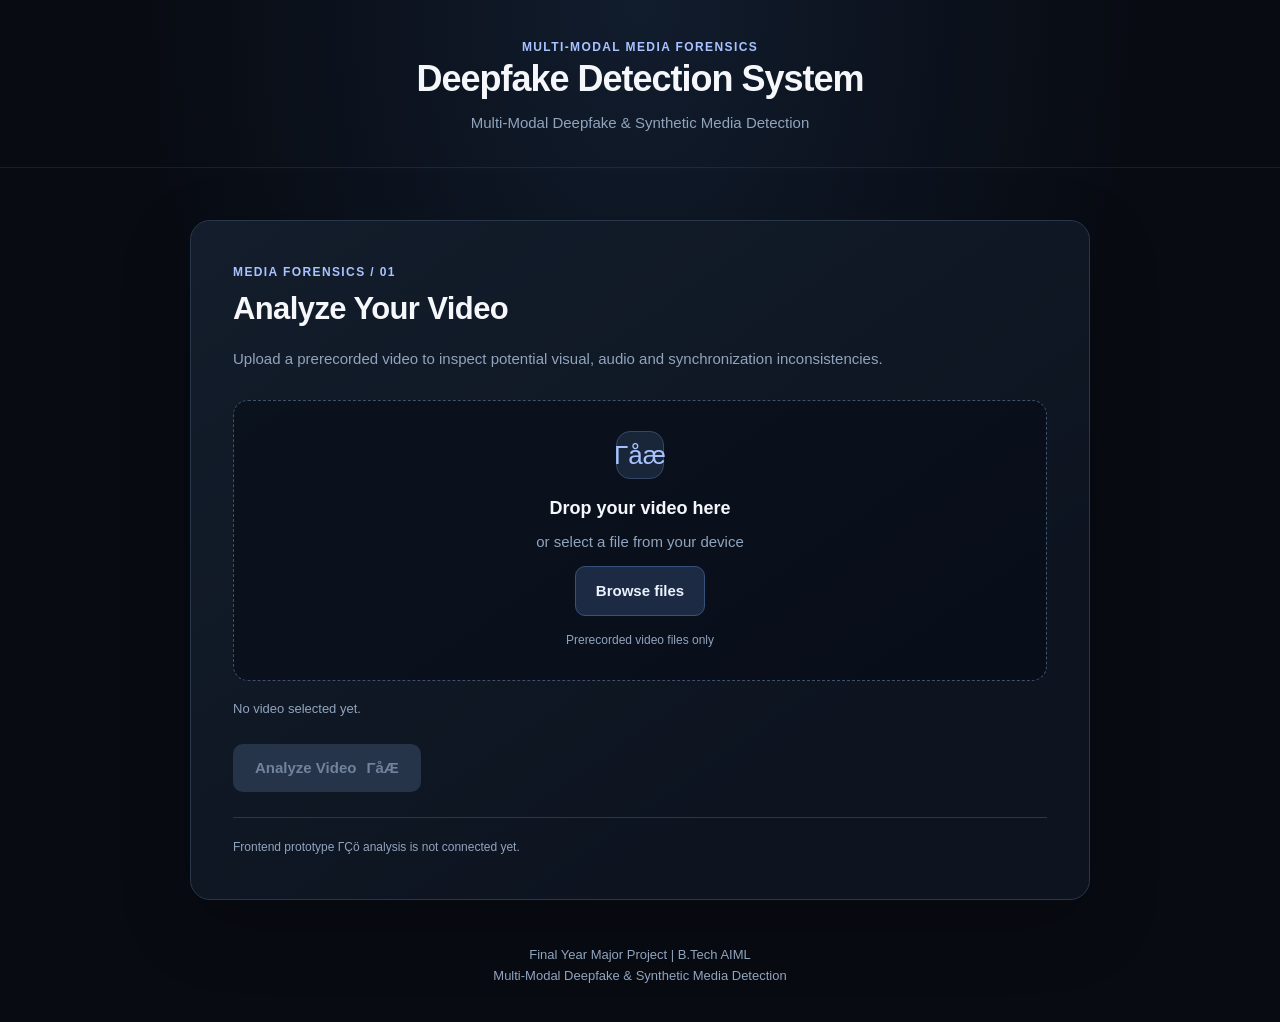
<file: index.html>
<!DOCTYPE html>
<html lang="en">
<head>
    <meta charset="UTF-8">
    <meta name="viewport" content="width=device-width, initial-scale=1.0">
    <meta name="theme-color" content="#080d16">

    <title>Deepfake Detection System</title>

    <link rel="stylesheet" href="./style.css">
    <script src="./app.js" defer></script>
</head>

<body>
    <header class="site-header">
        <span class="eyebrow">MULTI-MODAL MEDIA FORENSICS</span>
        <h1>Deepfake Detection System</h1>
        <p>Multi-Modal Deepfake &amp; Synthetic Media Detection</p>
    </header>

    <main class="page-container">

        <!-- VIDEO UPLOAD SECTION -->
        <section class="upload-card" id="uploadSection">

            <span class="eyebrow">MEDIA FORENSICS / 01</span>
            <h2>Analyze Your Video</h2>

            <p class="upload-description">
                Upload a prerecorded video to inspect potential visual,
                audio and synchronization inconsistencies.
            </p>

            <div class="drop-zone" id="dropZone"
                 role="button" tabindex="0"
                 aria-label="Choose or drop a video">

                <div class="upload-icon" aria-hidden="true">Γåæ</div>

                <h3>Drop your video here</h3>
                <p>or select a file from your device</p>

                <input
                    type="file"
                    id="videoFile"
                    accept="video/*"
                    aria-label="Select a video file"
                >

                <label for="videoFile" class="browse-button">
                    Browse files
                </label>

                <p class="format-note">
                    Prerecorded video files only
                </p>
            </div>

            <!-- SELECTED FILE DETAILS -->
            <div class="file-details" id="fileDetails" hidden>
                <div class="file-heading">
                    <div>
                        <span class="eyebrow">SELECTED MEDIA</span>
                        <p id="fileName" class="file-name"></p>
                        <p id="fileInfo" class="file-info"></p>
                    </div>

                    <button type="button" id="removeVideo"
                            class="remove-button">
                        Remove
                    </button>
                </div>

                <div class="video-preview-container">
                    <video
                        id="videoPreview"
                        class="video-preview"
                        controls
                        playsinline
                        preload="metadata"
                    ></video>
                </div>
            </div>

            <p class="file-message" id="fileMessage" role="status"
               aria-live="polite">
                No video selected yet.
            </p>

            <button type="button" id="analyzeButton"
                    class="analyze-button" disabled>
                Analyze Video <span aria-hidden="true">ΓåÆ</span>
            </button>

            <p class="notice" id="analysisNotice" role="status"
               aria-live="polite">
                Frontend prototype ΓÇö analysis is not connected yet.
            </p>
        </section>

        <!-- ANALYSIS OVERVIEW -->
        <section class="results-card" id="resultsSection" hidden>

            <span class="eyebrow">MEDIA FORENSICS / 02</span>
            <h2>Analysis Overview</h2>

            <p class="results-description">
                Review the analysis categories below. Actual detection
                results will appear when the backend is connected.
            </p>

            <div class="results-grid">

                <article class="result-item">
                    <span class="result-number">01</span>
                    <h3>Visual Analysis</h3>
                    <p>
                        Examines video frames for potential facial
                        artifacts, visual inconsistencies and manipulation.
                    </p>
                    <span class="result-status">Awaiting model</span>
                </article>

                <article class="result-item">
                    <span class="result-number">02</span>
                    <h3>Audio Analysis</h3>
                    <p>
                        Designed to examine speech and audio features
                        for potential synthetic-media indicators.
                    </p>
                    <span class="result-status">Awaiting model</span>
                </article>

                <article class="result-item">
                    <span class="result-number">03</span>
                    <h3>Audio-Video Sync</h3>
                    <p>
                        Designed to inspect possible inconsistencies
                        between spoken audio and visible lip movements.
                    </p>
                    <span class="result-status">Awaiting model</span>
                </article>

                <article class="result-item final-result">
                    <span class="result-number">04</span>
                    <h3>Final Detection Result</h3>
                    <p>
                        A combined assessment will be displayed when
                        the multimodal detection pipeline is integrated.
                    </p>
                    <div class="final-result-status">
                        No prediction available
                    </div>
                    <p class="result-disclaimer">
                        No authenticity verdict has been generated.
                    </p>
                </article>

            </div>
        </section>

    </main>

    <footer class="site-footer">
        <p>Final Year Major Project | B.Tech AIML</p>
        <p>Multi-Modal Deepfake &amp; Synthetic Media Detection</p>
    </footer>
</body>
</html>
</file>
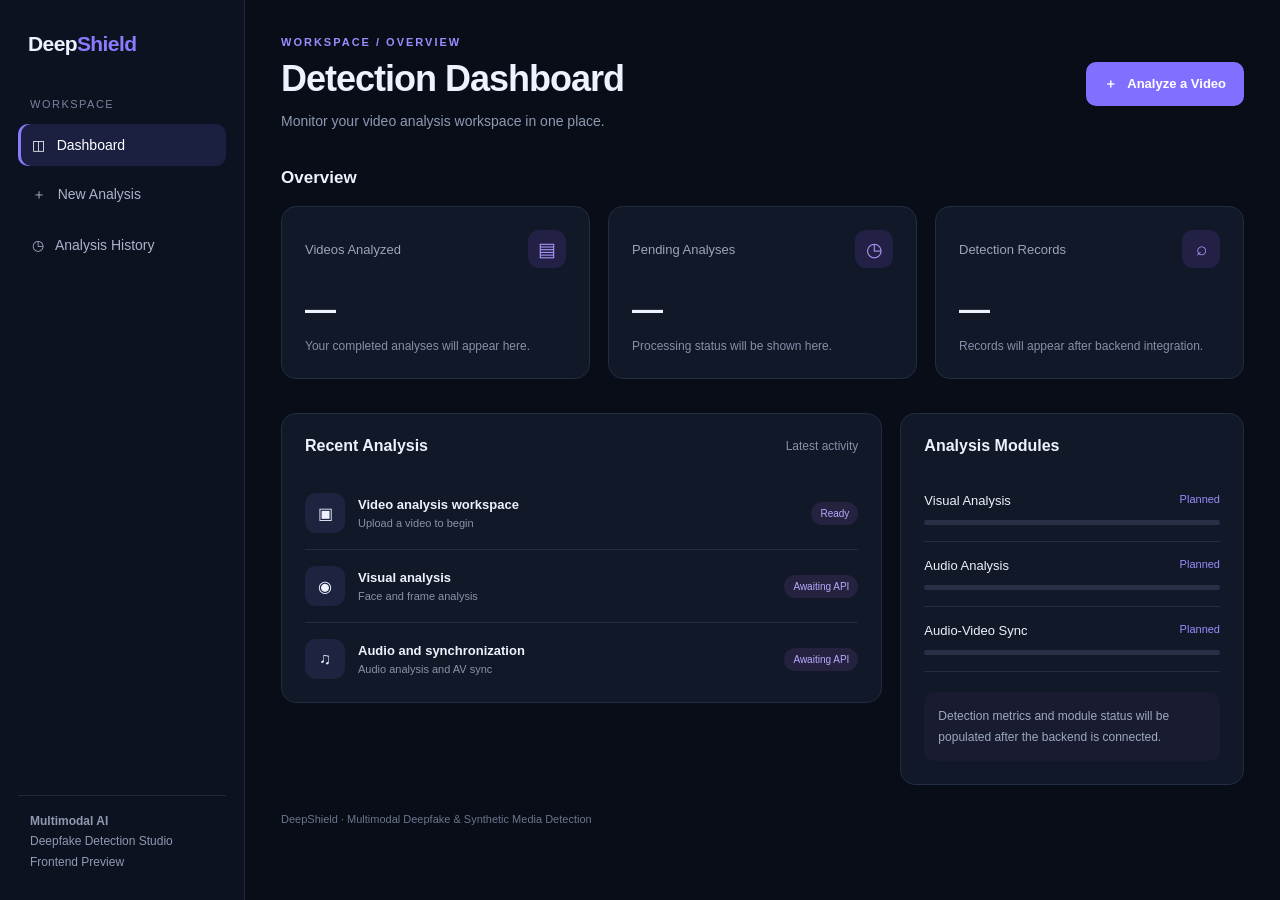
<file: dashboard.html>
<!DOCTYPE html>
<html lang="en">
<head>
  <meta charset="UTF-8">
  <meta name="viewport" content="width=device-width, initial-scale=1.0">
  <title>DeepShield | Dashboard</title>
  <style>
    * {
      box-sizing: border-box;
      margin: 0;
      padding: 0;
    }

    body {
      font-family: Inter, "Segoe UI", sans-serif;
      background: #090d18;
      color: #eef2ff;
      min-height: 100vh;
    }

    .layout {
      display: flex;
      min-height: 100vh;
    }

    .sidebar {
      width: 245px;
      background: #0d1221;
      border-right: 1px solid #20283a;
      padding: 28px 18px;
      display: flex;
      flex-direction: column;
      flex-shrink: 0;
    }

    .brand {
      font-size: 21px;
      font-weight: 750;
      letter-spacing: -0.6px;
      margin: 4px 10px 42px;
    }

    .brand span {
      color: #8b7bff;
    }

    .nav-label {
      color: #79849c;
      font-size: 11px;
      text-transform: uppercase;
      letter-spacing: 1.5px;
      margin: 0 12px 14px;
    }

    .nav-link {
      display: block;
      padding: 13px 14px;
      margin-bottom: 7px;
      border-radius: 10px;
      color: #aab4ca;
      text-decoration: none;
      font-size: 14px;
      transition: 0.2s;
    }

    .nav-link:hover,
    .nav-link.active {
      background: #1b2040;
      color: #fff;
    }

    .nav-link.active {
      box-shadow: inset 3px 0 #8b7bff;
    }

    .sidebar-bottom {
      margin-top: auto;
      padding: 15px 12px 0;
      border-top: 1px solid #20283a;
      color: #8e9ab1;
      font-size: 12px;
      line-height: 1.7;
    }

    main {
      flex: 1;
      min-width: 0;
      padding: 36px;
    }

    .topbar {
      display: flex;
      justify-content: space-between;
      align-items: center;
      gap: 16px;
      margin-bottom: 36px;
    }

    .eyebrow {
      color: #9a8cff;
      text-transform: uppercase;
      letter-spacing: 2px;
      font-size: 11px;
      font-weight: 700;
      margin-bottom: 10px;
    }

    h1 {
      font-size: clamp(26px, 3vw, 36px);
      letter-spacing: -1px;
      margin-bottom: 10px;
    }

    .subtitle {
      color: #8e9ab1;
      font-size: 14px;
      line-height: 1.6;
    }

    .primary-btn {
      background: #8170ff;
      color: white;
      border: 0;
      border-radius: 10px;
      padding: 13px 18px;
      font-weight: 650;
      font-size: 13px;
      text-decoration: none;
      cursor: pointer;
      white-space: nowrap;
      transition: 0.2s;
    }

    .primary-btn:hover {
      background: #6c5ae8;
      transform: translateY(-1px);
    }

    .section-heading {
      font-size: 17px;
      margin-bottom: 18px;
    }

    .stats {
      display: grid;
      grid-template-columns: repeat(3, minmax(0, 1fr));
      gap: 18px;
      margin-bottom: 34px;
    }

    .card {
      background: #111827;
      border: 1px solid #222d42;
      border-radius: 15px;
      padding: 23px;
      min-width: 0;
    }

    .stat-top {
      display: flex;
      justify-content: space-between;
      gap: 12px;
      align-items: center;
      margin-bottom: 24px;
    }

    .stat-label {
      color: #9aa6bc;
      font-size: 13px;
    }

    .stat-icon {
      display: grid;
      place-items: center;
      width: 38px;
      height: 38px;
      border-radius: 11px;
      background: #222044;
      color: #a99cff;
      font-size: 19px;
    }

    .stat-value {
      font-size: 31px;
      font-weight: 750;
      letter-spacing: -1px;
      margin-bottom: 9px;
    }

    .stat-note {
      color: #8491a9;
      font-size: 12px;
      line-height: 1.5;
    }

    .content-grid {
      display: grid;
      grid-template-columns: minmax(0, 1.4fr) minmax(250px, 0.8fr);
      gap: 18px;
      align-items: start;
    }

    .panel-heading {
      display: flex;
      justify-content: space-between;
      align-items: center;
      gap: 12px;
      margin-bottom: 22px;
    }

    .panel-heading h2 {
      font-size: 16px;
    }

    .muted {
      color: #8491a9;
      font-size: 12px;
    }

    .activity {
      display: flex;
      align-items: center;
      gap: 13px;
      padding: 16px 0;
      border-bottom: 1px solid #222d42;
    }

    .activity:last-child {
      border-bottom: 0;
      padding-bottom: 0;
    }

    .activity-icon {
      width: 40px;
      height: 40px;
      display: grid;
      place-items: center;
      background: #1c2440;
      border-radius: 11px;
      flex-shrink: 0;
    }

    .activity-info {
      flex: 1;
      min-width: 0;
    }

    .activity-title {
      font-size: 13px;
      font-weight: 600;
      overflow-wrap: anywhere;
      margin-bottom: 5px;
    }

    .activity-subtitle {
      color: #8794ab;
      font-size: 11px;
    }

    .status {
      border-radius: 20px;
      padding: 6px 9px;
      background: #25223f;
      color: #b5aaff;
      font-size: 10px;
      white-space: nowrap;
    }

    .modality {
      padding: 16px 0;
      border-bottom: 1px solid #222d42;
    }

    .modality:last-child {
      border-bottom: 0;
      padding-bottom: 0;
    }

    .modality-row {
      display: flex;
      justify-content: space-between;
      gap: 10px;
      font-size: 13px;
      margin-bottom: 12px;
    }

    .modality-row span:last-child {
      color: #9b8dff;
      font-size: 11px;
    }

    .track {
      height: 5px;
      background: #273047;
      border-radius: 10px;
      overflow: hidden;
    }

    .fill {
      width: 0;
      height: 100%;
      background: #8b7bff;
      border-radius: inherit;
    }

    .notice {
      margin-top: 20px;
      padding: 14px;
      border-radius: 10px;
      background: #191b30;
      color: #9ca9c1;
      font-size: 12px;
      line-height: 1.7;
    }

    footer {
      margin-top: 28px;
      color: #69768d;
      font-size: 11px;
    }

    @media (max-width: 1050px) {
      main {
        padding: 25px;
      }

      .sidebar {
        width: 205px;
      }

      .stats {
        grid-template-columns: repeat(2, minmax(0, 1fr));
      }

      .content-grid {
        grid-template-columns: 1fr;
      }
    }

    @media (max-width: 650px) {
      .layout {
        display: block;
      }

      .sidebar {
        width: 100%;
        padding: 18px;
      }

      .brand {
        margin: 0 0 18px;
      }

      .nav-label,
      .sidebar-bottom {
        display: none;
      }

      nav {
        display: flex;
        flex-wrap: wrap;
        gap: 6px;
      }

      .nav-link {
        padding: 10px;
        margin: 0;
        font-size: 12px;
      }

      main {
        padding: 22px 16px;
      }

      .topbar {
        align-items: flex-start;
        flex-direction: column;
        margin-bottom: 26px;
      }

      .stats {
        grid-template-columns: 1fr;
      }

      .card {
        padding: 19px;
      }
    }
  </style>
</head>
<body>
  <div class="layout">
    <aside class="sidebar">
      <div class="brand">Deep<span>Shield</span></div>

      <div class="nav-label">Workspace</div>
      <nav>
        <a class="nav-link active" href="dashboard.html">◫ &nbsp; Dashboard</a>
        <a class="nav-link" href="index.html">＋ &nbsp; New Analysis</a>
        <a class="nav-link" href="#history">◷ &nbsp; Analysis History</a>
      </nav>

      <div class="sidebar-bottom">
        <strong>Multimodal AI</strong><br>
        Deepfake Detection Studio<br>
        <span>Frontend Preview</span>
      </div>
    </aside>

    <main>
      <header class="topbar">
        <div>
          <div class="eyebrow">Workspace / Overview</div>
          <h1>Detection Dashboard</h1>
          <p class="subtitle">Monitor your video analysis workspace in one place.</p>
        </div>

        <a class="primary-btn" href="index.html">＋ &nbsp; Analyze a Video</a>
      </header>

      <section aria-labelledby="overview-title">
        <h2 class="section-heading" id="overview-title">Overview</h2>

        <div class="stats">
          <article class="card">
            <div class="stat-top">
              <span class="stat-label">Videos Analyzed</span>
              <span class="stat-icon">▤</span>
            </div>
            <div class="stat-value">—</div>
            <p class="stat-note">Your completed analyses will appear here.</p>
          </article>

          <article class="card">
            <div class="stat-top">
              <span class="stat-label">Pending Analyses</span>
              <span class="stat-icon">◷</span>
            </div>
            <div class="stat-value">—</div>
            <p class="stat-note">Processing status will be shown here.</p>
          </article>

          <article class="card">
            <div class="stat-top">
              <span class="stat-label">Detection Records</span>
              <span class="stat-icon">⌕</span>
            </div>
            <div class="stat-value">—</div>
            <p class="stat-note">Records will appear after backend integration.</p>
          </article>
        </div>
      </section>

      <div class="content-grid">
        <section class="card" id="history">
          <div class="panel-heading">
            <h2>Recent Analysis</h2>
            <span class="muted">Latest activity</span>
          </div>

          <div class="activity">
            <div class="activity-icon">▣</div>
            <div class="activity-info">
              <div class="activity-title">Video analysis workspace</div>
              <div class="activity-subtitle">Upload a video to begin</div>
            </div>
            <span class="status">Ready</span>
          </div>

          <div class="activity">
            <div class="activity-icon">◉</div>
            <div class="activity-info">
              <div class="activity-title">Visual analysis</div>
              <div class="activity-subtitle">Face and frame analysis</div>
            </div>
            <span class="status">Awaiting API</span>
          </div>

          <div class="activity">
            <div class="activity-icon">♫</div>
            <div class="activity-info">
              <div class="activity-title">Audio and synchronization</div>
              <div class="activity-subtitle">Audio analysis and AV sync</div>
            </div>
            <span class="status">Awaiting API</span>
          </div>
        </section>

        <section class="card">
          <div class="panel-heading">
            <h2>Analysis Modules</h2>
          </div>

          <div class="modality">
            <div class="modality-row">
              <span>Visual Analysis</span>
              <span>Planned</span>
            </div>
            <div class="track"><div class="fill"></div></div>
          </div>

          <div class="modality">
            <div class="modality-row">
              <span>Audio Analysis</span>
              <span>Planned</span>
            </div>
            <div class="track"><div class="fill"></div></div>
          </div>

          <div class="modality">
            <div class="modality-row">
              <span>Audio-Video Sync</span>
              <span>Planned</span>
            </div>
            <div class="track"><div class="fill"></div></div>
          </div>

          <div class="notice">
            Detection metrics and module status will be populated after the backend is connected.
          </div>
        </section>
      </div>

      <footer>
        DeepShield · Multimodal Deepfake &amp; Synthetic Media Detection
      </footer>
    </main>
  </div>
</body>
</html>
</file>
<file: style.css>
/* =========================================
   MULTI-MODAL DEEPFAKE DETECTION SYSTEM
   Clean dark forensic interface
========================================= */

/* 1. Global reset */

* {
    box-sizing: border-box;
    margin: 0;
    padding: 0;
}

:root {
    --bg: #080b12;
    --panel: #111925;
    --panel-dark: #0a101b;
    --border: #29374b;
    --text: #f5f7fb;
    --muted: #91a4bd;
    --accent: #5b8cff;
    --accent-hover: #7ba2ff;
}

html {
    min-height: 100%;
    background: var(--bg);
    scroll-behavior: smooth;
}

body {
    min-height: 100vh;
    width: 100%;
    overflow-x: hidden;
    background:
        radial-gradient(
            ellipse at top,
            #111c2d 0%,
            var(--bg) 55%
        );
    color: var(--text);
    font-family: Arial, Helvetica, sans-serif;
    font-size: 15px;
    line-height: 1.6;
    -webkit-font-smoothing: antialiased;
}

/* 2. Header */

header {
    width: 100%;
    padding: 38px 20px 32px;
    text-align: center;
    border-bottom: 1px solid rgba(145, 164, 189, 0.12);
}

header h1 {
    font-size: clamp(25px, 4vw, 36px);
    line-height: 1.25;
    letter-spacing: -1px;
    font-weight: 700;
}

header p {
    margin-top: 10px;
    color: var(--muted);
    font-size: 15px;
}

/* 3. Main layout */

main {
    width: min(100% - 40px, 900px);
    margin: 52px auto 0;
    min-width: 0;
}

/* 4. Upload card */

.upload-card {
    width: 100%;
    min-width: 0;
    padding: 42px;
    border: 1px solid var(--border);
    border-radius: 20px;
    background: linear-gradient(
        145deg,
        #131d2b,
        #0d1420 75%
    );
    box-shadow: 0 24px 70px rgba(0, 0, 0, 0.22);
}

.eyebrow {
    display: block;
    color: #a8c3ff;
    font-size: 12px;
    font-weight: 700;
    letter-spacing: 1.4px;
    line-height: 1.5;
}

.upload-card h2 {
    margin-top: 8px;
    font-size: clamp(24px, 3vw, 31px);
    line-height: 1.3;
    letter-spacing: -0.6px;
}

.upload-description {
    max-width: 650px;
    margin-top: 16px;
    color: var(--muted);
    line-height: 1.8;
}

/* 5. Upload / drag-and-drop area */

.drop-zone {
    width: 100%;
    min-width: 0;
    margin-top: 28px;
    padding: 30px 20px;
    text-align: center;
    border: 1px dashed #40516b;
    border-radius: 15px;
    background: rgba(5, 10, 19, 0.48);
    transition:
        border-color 0.2s ease,
        background 0.2s ease;
}

.drop-zone:hover,
.drop-zone.drag-over,
.drop-zone:focus-visible {
    border-color: var(--accent);
    background: rgba(91, 140, 255, 0.07);
    outline: none;
}

.upload-icon {
    display: flex;
    align-items: center;
    justify-content: center;
    width: 48px;
    height: 48px;
    margin: 0 auto 16px;
    border: 1px solid #344866;
    border-radius: 14px;
    background: #19263a;
    color: #a8c3ff;
    font-size: 26px;
}

.drop-zone h3 {
    font-size: 18px;
    line-height: 1.5;
}

.drop-zone > p:not(.format-note) {
    margin-top: 8px;
    color: var(--muted);
}

/* 6. Native file picker */

#videoFile {
    display: block;
    width: 100%;
    max-width: 100%;
    min-width: 0;
    margin-top: 22px;
    padding: 10px;
    border: 1px solid var(--border);
    border-radius: 10px;
    background: var(--panel-dark);
    color: var(--muted);
    font: inherit;
}

#videoFile::file-selector-button {
    margin-right: 12px;
    padding: 10px 15px;
    border: 0;
    border-radius: 8px;
    background: #23334b;
    color: var(--text);
    font-weight: 700;
    cursor: pointer;
}

#videoFile::file-selector-button:hover {
    background: #314967;
}

.format-note {
    margin-top: 15px;
    color: var(--muted);
    font-size: 12px;
}

/* 7. Selected file details */

.file-details {
    display: block;
    width: 100%;
    max-width: 100%;
    min-width: 0;
    margin-top: 26px;
}

.file-details[hidden] {
    display: none !important;
}

.file-heading {
    display: flex;
    align-items: flex-start;
    justify-content: space-between;
    flex-wrap: wrap;
    gap: 16px;
    width: 100%;
    min-width: 0;
}

.file-heading > div {
    flex: 1 1 220px;
    min-width: 0;
    overflow-wrap: anywhere;
}

.file-name {
    margin-top: 8px;
    color: var(--text);
    font-weight: 600;
    overflow-wrap: anywhere;
}

.file-info {
    margin-top: 5px;
    color: var(--muted);
    font-size: 13px;
}

/* 8. Video preview container
   Fixed maximum width, natural video proportions */

.video-preview-container {
    display: block;
    width: 100%;
    max-width: 560px;
    min-width: 0;
    height: auto;
    aspect-ratio: 16 / 9;
    margin: 22px 0 0;
    overflow: hidden;
    border: 1px solid var(--border);
    border-radius: 14px;
    background: #05070b;
}

.video-preview-container video#videoPreview {
    display: block;
    width: 100%;
    height: 100%;
    max-width: 100%;
    max-height: 100%;
    object-fit: contain;
    object-position: center;
    margin: 0;
    background: #05070b;
}

/* 9. Buttons */

button {
    font: inherit;
}

#removeVideo {
    flex: 0 0 auto;
    padding: 9px 15px;
    border: 1px solid var(--border);
    border-radius: 9px;
    background: #1b283b;
    color: var(--text);
    font-size: 13px;
    font-weight: 600;
    cursor: pointer;
    transition: background 0.2s ease;
}

#removeVideo:hover {
    background: #2b3c55;
}

#analyzeButton {
    display: inline-flex;
    align-items: center;
    justify-content: center;
    gap: 10px;
    min-height: 48px;
    margin-top: 24px;
    padding: 12px 22px;
    border: 0;
    border-radius: 10px;
    background: var(--accent);
    color: white;
    font-weight: 700;
    cursor: pointer;
    transition:
        background 0.2s ease,
        transform 0.2s ease;
}

#analyzeButton:not(:disabled):hover {
    background: var(--accent-hover);
    transform: translateY(-1px);
}

#analyzeButton:disabled {
    background: #263449;
    color: #71839b;
    cursor: not-allowed;
}

/* 10. Status and notice */

#fileMessage {
    margin-top: 18px;
    color: var(--muted);
    font-size: 13px;
    overflow-wrap: anywhere;
}

.notice {
    margin-top: 25px;
    padding-top: 20px;
    border-top: 1px solid var(--border);
    color: var(--muted);
    font-size: 12px;
}

/* 11. Footer */

footer {
    padding: 45px 20px 35px;
    text-align: center;
}

footer p {
    color: var(--muted);
    font-size: 13px;
}

/* 12. Keyboard accessibility */

button:focus-visible,
input:focus-visible {
    outline: 2px solid var(--accent);
    outline-offset: 3px;
}

/* 13. Tablet and mobile responsiveness */

@media (max-width: 700px) {
    main {
        width: calc(100% - 28px);
        margin-top: 28px;
    }

    .upload-card {
        padding: 26px 20px;
        border-radius: 15px;
    }

    header {
        padding: 30px 18px 25px;
    }

    .drop-zone {
        padding: 24px 14px;
    }

    .video-preview-container {
        max-width: 100%;
    }

    footer {
        padding-top: 32px;
    }
}

@media (max-width: 400px) {
    .upload-card {
        padding: 22px 15px;
    }

    #analyzeButton {
        width: 100%;
    }
}

/* =========================================
   ANALYSIS RESULTS ΓÇö PREMIUM DARK UI
========================================= */

.results-card {
    width: min(100% - 40px, 940px);
    margin: 40px auto;
    padding: 36px;
    box-sizing: border-box;
    color: #f4f7ff;
    background: linear-gradient(145deg, #111c2d, #0b111c);
    border: 1px solid #293b53;
    border-radius: 24px;
    box-shadow: 0 20px 60px rgba(0, 0, 0, 0.25);
}

.results-card[hidden] {
    display: none !important;
}

.results-card .eyebrow {
    display: block;
    margin-bottom: 12px;
    color: #80aaff;
    font-size: 12px;
    font-weight: 700;
    letter-spacing: 2px;
}

.results-card h2 {
    margin: 0 0 14px;
    font-size: clamp(25px, 4vw, 34px);
    letter-spacing: -0.8px;
}

.results-description {
    margin-bottom: 28px;
    color: #9db0cc;
    line-height: 1.7;
}

.results-grid {
    display: grid;
    grid-template-columns: repeat(2, minmax(0, 1fr));
    gap: 18px;
}

.result-item {
    min-width: 0;
    padding: 24px;
    background: rgba(255, 255, 255, 0.035);
    border: 1px solid #293b53;
    border-radius: 18px;
    transition: border-color 0.25s ease, transform 0.25s ease;
}

.result-item:hover {
    transform: translateY(-3px);
    border-color: #648fff;
}

.result-item h3 {
    margin: 0 0 12px;
    font-size: 17px;
    color: #f4f7ff;
}

.result-item p {
    margin: 0;
    color: #9db0cc;
    font-size: 14px;
    line-height: 1.7;
}

.result-item:last-child {
    grid-column: 1 / -1;
}

.result-item strong {
    color: #8bb0ff;
}

@media (max-width: 600px) {
    .results-card {
        width: calc(100% - 24px);
        margin: 24px auto;
        padding: 22px;
        border-radius: 18px;
    }

    .results-grid {
        grid-template-columns: 1fr;
    }

    .result-item:last-child {
        grid-column: auto;
    }
}

/* Fix the custom video browse control */
#videoFile {
    position: absolute;
    width: 1px;
    height: 1px;
    padding: 0;
    margin: -1px;
    overflow: hidden;
    clip: rect(0, 0, 0, 0);
    white-space: nowrap;
    border: 0;
}

.browse-button {
    display: inline-flex;
    align-items: center;
    justify-content: center;
    padding: 12px 20px;
    margin-top: 12px;
    border: 1px solid #38517a;
    border-radius: 10px;
    background: #1c2b43;
    color: #eaf1ff;
    font-weight: 600;
    cursor: pointer;
    transition: background 0.2s ease;
}

.browse-button:hover {
    background: #2b4264;
}

#videoFile:focus-visible + .browse-button {
    outline: 2px solid #80aaff;
    outline-offset: 3px;
}

.drop-zone {
    cursor: pointer;
}

#resultsSection {
    scroll-margin-top: 24px;
}

/* Refined Analysis Overview Layout */

.results-grid {
    display: grid;
    grid-template-columns: repeat(2, minmax(0, 1fr));
    gap: 20px;
    align-items: stretch;
}

.result-item {
    min-width: 0;
    display: flex;
    flex-direction: column;
    gap: 12px;
}

.result-item .result-status {
    display: inline-flex;
    align-self: flex-start;
    margin-top: auto;
    padding: 6px 10px;
    border: 1px solid #314663;
    border-radius: 20px;
    background: #101d30;
    color: #a9c7ff;
    font-size: 12px;
}

.result-item:last-child {
    grid-column: 1 / -1;
}

.result-number {
    color: #83aaff;
    font-size: 12px;
    font-weight: 700;
    letter-spacing: 1.5px;
}

.final-result-status {
    align-self: flex-start;
    padding: 10px 14px;
    border-radius: 10px;
    background: #17263a;
    border: 1px solid #314663;
    color: #b6c9e8;
    font-size: 14px;
    font-weight: 600;
}

.result-disclaimer {
    font-size: 12px !important;
}

@media (max-width: 600px) {
    .results-grid {
        grid-template-columns: 1fr;
    }

    .result-item:last-child {
        grid-column: auto;
    }
}
</file>
